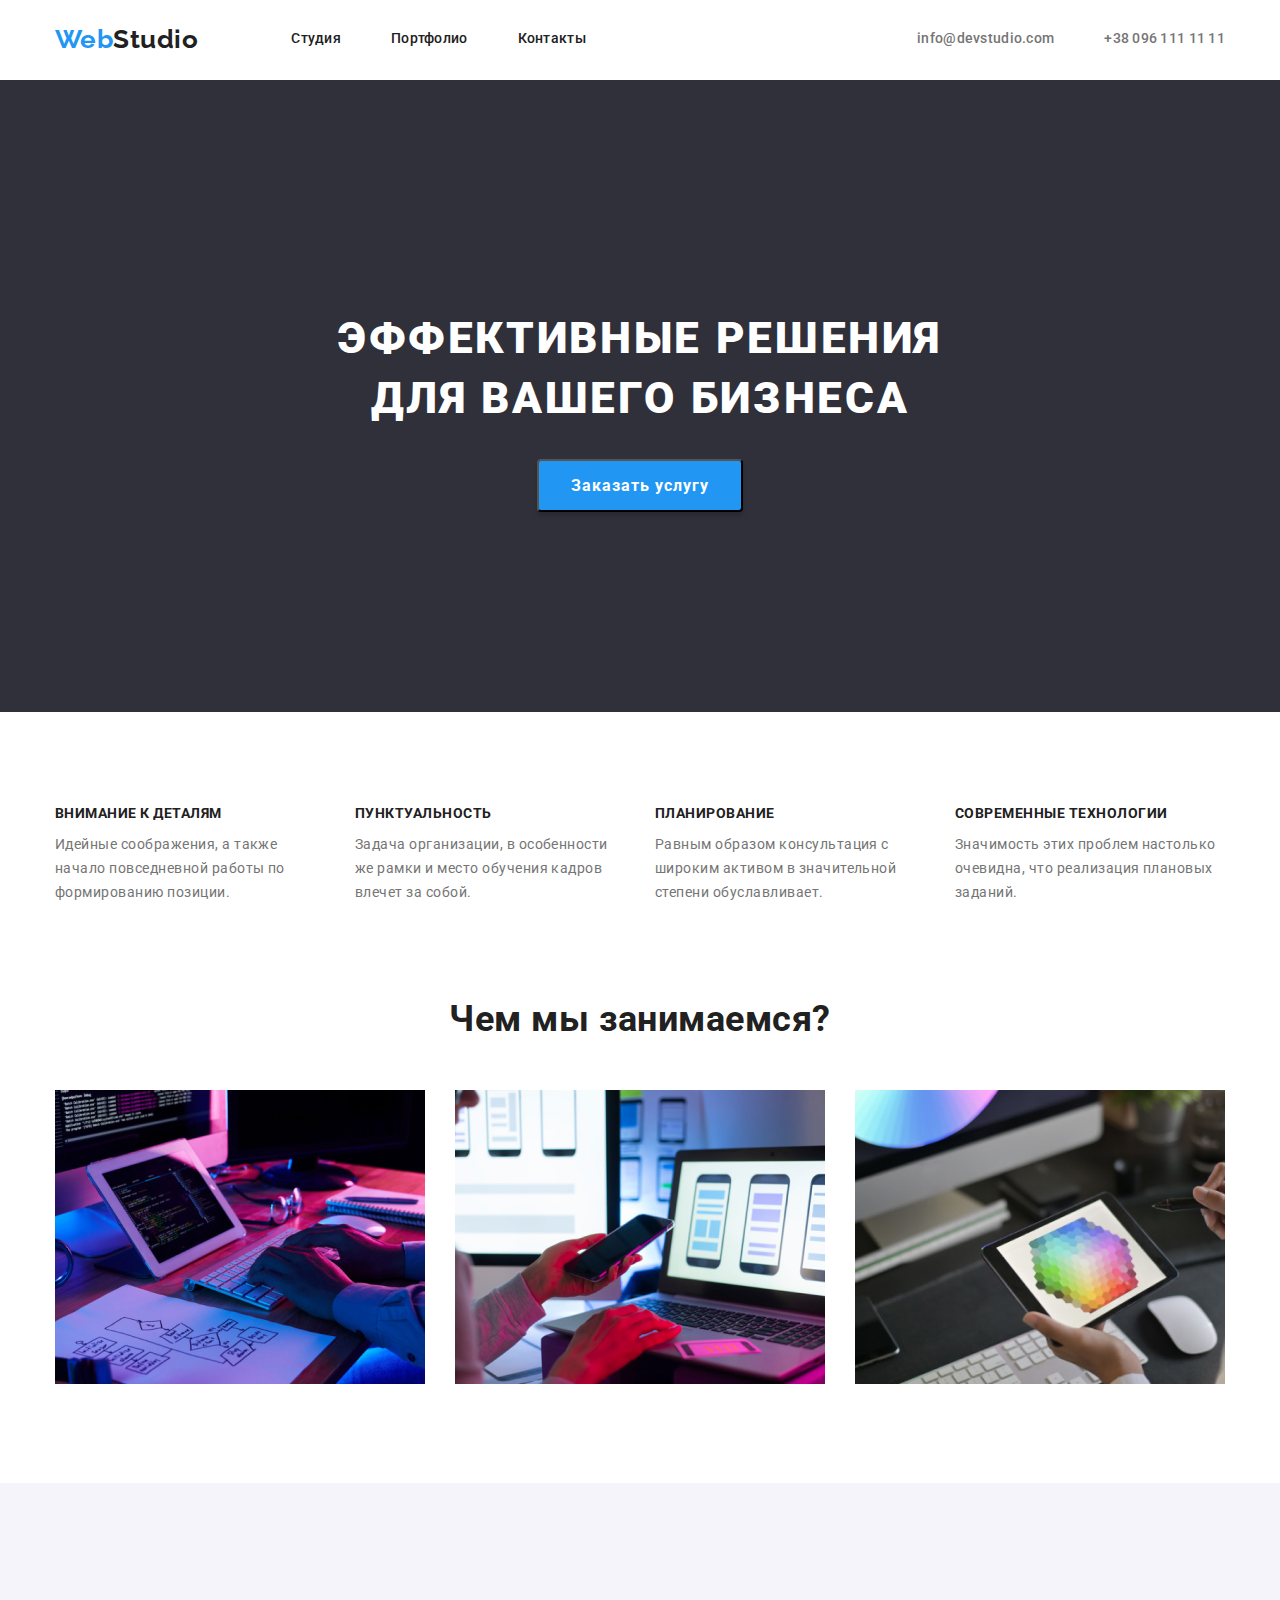
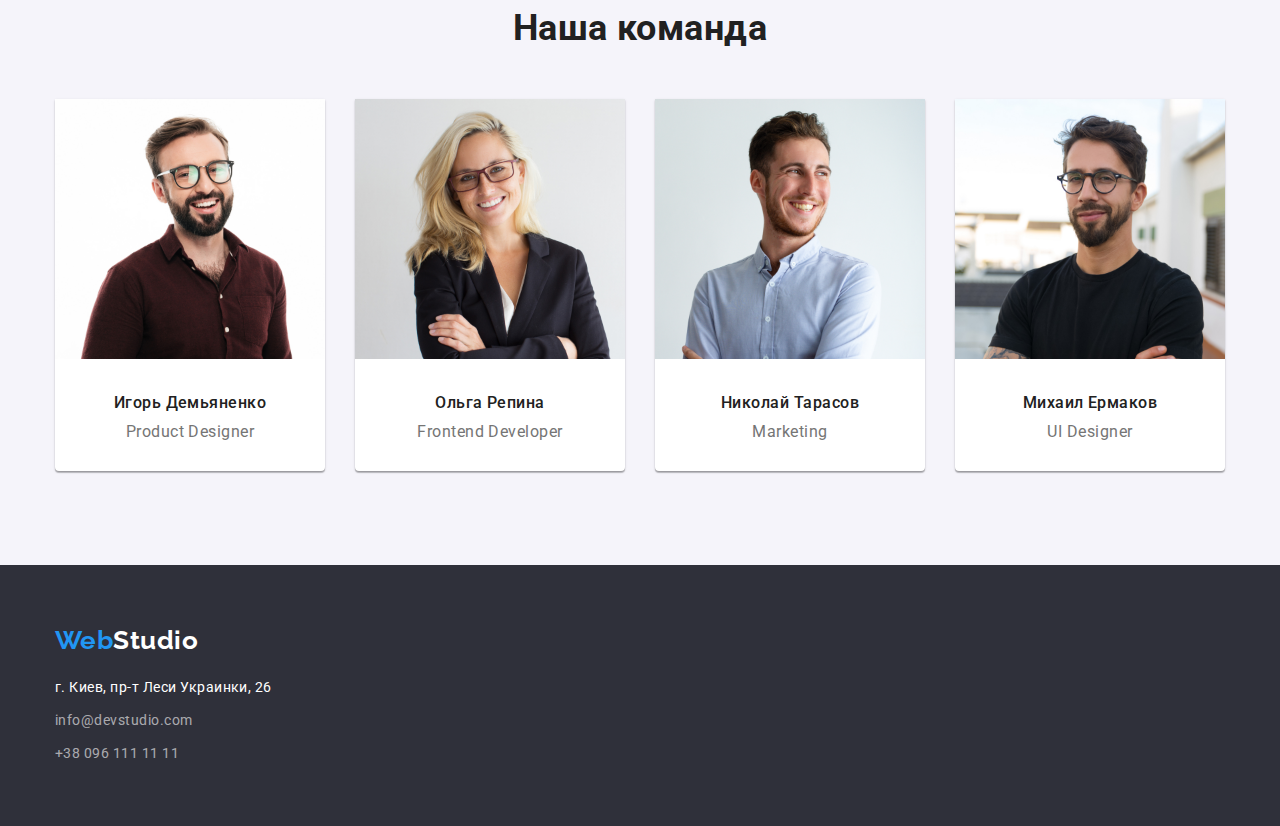
<file: index.html>
<!DOCTYPE html>
<html lang="ru">
<head>
    <meta charset="UTF-8">
    <meta name="viewport" content="width=device-width, initial-scale=1.0">
    <title>Главная</title>
    <link rel="preconnect" href="https://fonts.gstatic.com">
    <link
        href="https://fonts.googleapis.com/css2?family=Raleway:wght@500;700&family=Roboto:wght@400;500;700;900&display=swap"
        rel="stylesheet">
    <link rel="stylesheet" href="./css/modern-normalize.css">
    <link rel="stylesheet" href="./css/styles.css">
    <link rel="stylesheet" href="./css/variables.css">
</head>
<body>
    <header class="header">
                <nav class="container section-header">
                    <a class="link-logo" href="#"><span class="link-web">Web</span>Studio</a>
                    <ul class="link-nav">
                        <li class="item">
                            <a href="#">Студия</a>
                        </li>
                        <li class="item">
                            <a href="./portfolio.html">Портфолио</a>
                        </li>
                        <li class="item">
                            <a href="#contacts">Контакты</a>
                        </li>
                    </ul>
                    <ul class="link-contacts">
                        <li class="item">
                            <a href="mailto:info@devstudio.com">info@devstudio.com</a>
                        </li>
                        <li class="item">
                            <a href="tel:+380961111111">+38 096 111 11 11</a>
                        </li>
                    </ul>
                </nav>
    </header>
    <main>
        <section class="hero">
            <div class="container section-hero">
                <h1>Эффективные решения для вашего бизнеса</h1>
                <button class="order-btn">Заказать услугу</button>
            </div>
        </section>
        <section>
            <div class="container section-features">
                <h2 class="visually-hidden">Направления развития бизнеса</h2>
                <ul class="feachers-list">
                    <li class="feachers-item">
                        <h3 class="title-feachers">Внимание к деталям</h3>
                        <p class="feachers">Идейные соображения, а также начало повседневной работы по формированию позиции.</p>
                    </li>
                    <li class="feachers-item">
                        <h3 class="title-feachers">Пунктуальность</h3>
                        <p class="feachers">Задача организации, в особенности же рамки и место обучения кадров влечет за собой.</p>
                    </li>
                    <li class="feachers-item">
                        <h3 class="title-feachers">Планирование</h3>
                        <p class="feachers">Равным образом консультация с широким активом в значительной степени обуславливает.</p>
                    </li>
                    <li class="feachers-item">
                        <h3 class="title-feachers">Современные технологии</h3>
                        <p class="feachers">Значимость этих проблем настолько очевидна, что реализация плановых заданий.</p>
                    </li>
                </ul>
            </div>
        </section>
        <section class="activities">
           <div class="container section-activities">
                <h2 class="title-activities">Чем мы занимаемся?</h2>
                <ul class="list-activities">
                    <li class="item-activities">
                        <img src="images/web.jpg" alt="Вёрстка сайтов" width="370">
                    </li>
                    <li class="item-activities">
                        <img src="images/mobile-app.jpg" alt="Мобильные приложения" width="370">
                    </li>
                    <li class="item-activities">
                        <img src="images/color-design.jpg" alt="Дизайн" width="370">
                    </li>
                </ul>
           </div>
        </section>
        <section class="team">
          <div class="container section-team">
                <h2 class="title-team">Наша команда</h2>
                <ul class="list-team">
                    <li class="item-team">
                        <img src="images/igor.jpg" alt="Игорь Демьяненко" width="270">
                        <h3 class="title-names">Игорь Демьяненко</h3>
                        <p class="text-professions">Product Designer</p>
                    </li>
                    <li class="item-team">
                        <img src="images/olga.jpg" alt="Ольга Репина" width="270">
                        <h3 class="title-names">Ольга Репина</h3>
                        <p class="text-professions">Frontend Developer</p>
                    </li>
                    <li class="item-team">
                        <img src="images/nikolai.jpg" alt="Николай Тарасов" width="270">
                        <h3 class="title-names">Николай Тарасов</h3>
                        <p class="text-professions">Marketing</p>
                    </li>
                    <li class="item-team">
                        <img src="images/mihail.jpg" alt="Михаил Ермаков" width="270">
                        <h3 class="title-names">Михаил Ермаков</h3>
                        <p class="text-professions">UI Designer</p>
                    </li>
                </ul>
          </div>
        </section>
    </main>
    <footer class="footer">
        <div class="container section-footer">
            <a class="link-logo-down" href="#"><span class="link-web">Web</span>Studio</a>
            <address id="contacts">
                <ul>
                    <li><a class="footer-address" href="https://goo.gl/maps/QoUvrbmvHfTvnBRbA">г. Киев, пр-т Леси Украинки, 26</a>
                    </li>
                    <li><a class="footer-contacts mail" href="mailto:info@devstudio.com">info@devstudio.com</a></li>
                    <li><a class="footer-contacts" href="tel:+380961111111">+38 096 111 11 11</a></li>
                </ul>
            </address>
        </div> 
    </footer>
</body>
</html>
</file>
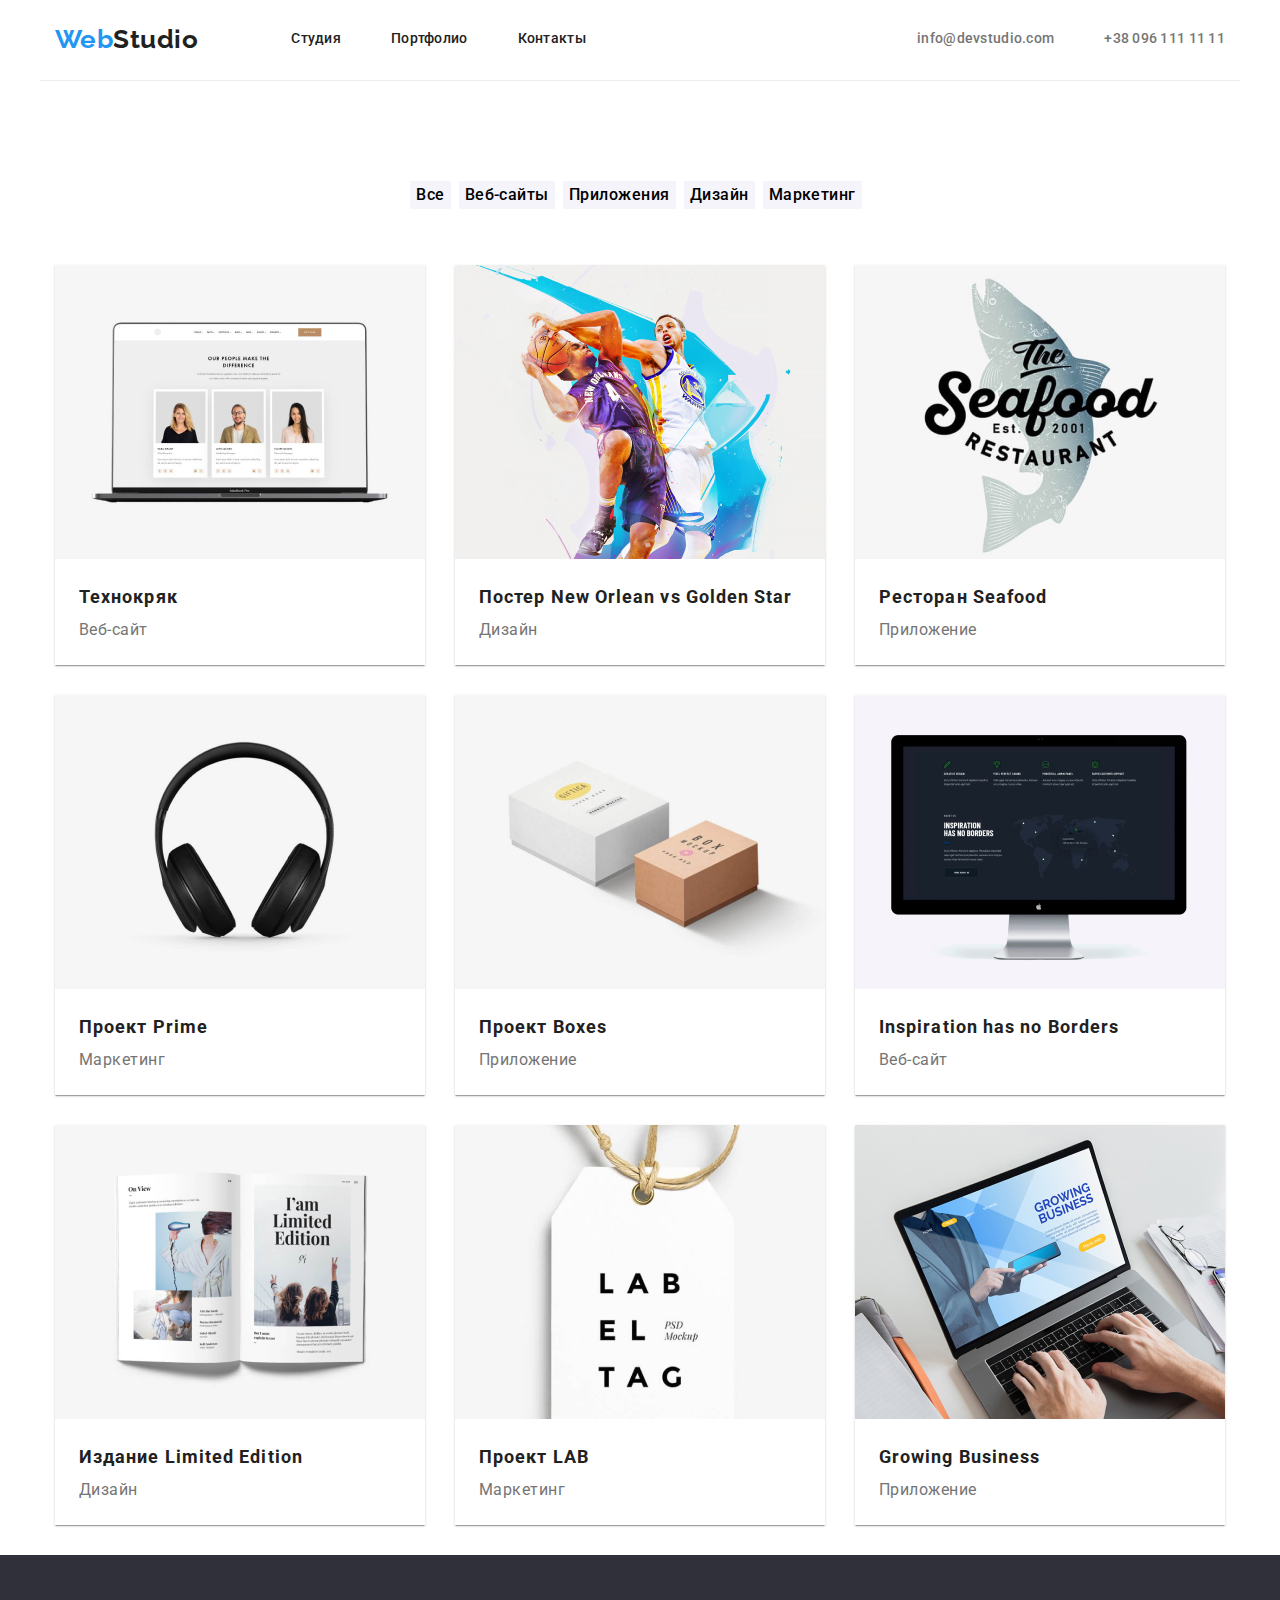
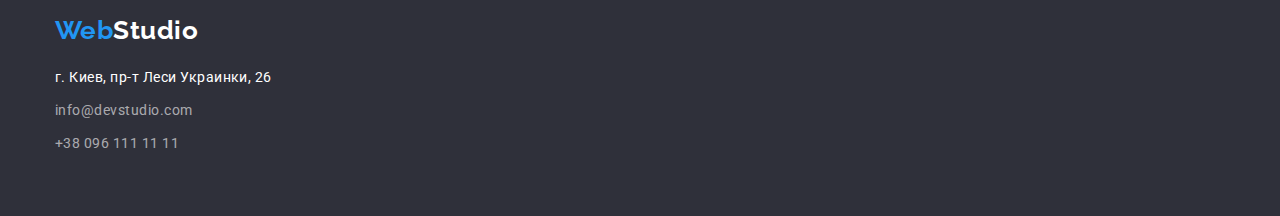
<file: portfolio.html>
<!DOCTYPE html>
<html lang="ru">
<head>
    <meta charset="UTF-8">
    <meta name="viewport" content="width=device-width, initial-scale=1.0">
    <title>Портфолио</title>
    <link rel="preconnect" href="https://fonts.gstatic.com">
    <link
        href="https://fonts.googleapis.com/css2?family=Raleway:wght@500;700&family=Roboto:wght@400;500;700;900&display=swap"
        rel="stylesheet">
    <link rel="stylesheet" href="./css/modern-normalize.css">
    <link rel="stylesheet" href="./css/styles.css">
    <link rel="stylesheet" href="./css/variables.css">
</head>
<body>
        <header class="header portfolio-header">
            <nav class="container section-header">
                <a class="link-logo" href="#"><span class="link-web">Web</span>Studio</a>
                <ul class="link-nav">
                    <li class="item">
                        <a href="./index.html">Студия</a>
                    </li>
                    <li class="item">
                        <a href="./portfolio.html">Портфолио</a>
                    </li>
                    <li class="item">
                        <a href="#contacts">Контакты</a>
                    </li>
                </ul>
                <ul class="link-contacts">
                    <li class="item">
                        <a href="mailto:info@devstudio.com">info@devstudio.com</a>
                    </li>
                    <li class="item">
                        <a href="tel:+380961111111">+38 096 111 11 11</a>
                    </li>
                </ul>
            </nav>
        </header>
    <main>
<section>
    <h1 class="visually-hidden">Портфолио</h1>
    <ul class="container list-btn">
        <li><button class="portfolio-btn">Все</button></li>
        <li><button class="portfolio-btn">Веб-сайты</button></li>
        <li><button class="portfolio-btn">Приложения</button></li>
        <li><button class="portfolio-btn">Дизайн</button></li>
        <li><button class="portfolio-btn">Маркетинг</button></li>
    </ul>
</section>
<section>
    <ul class="container flex-container">
        <li class="flex-element">
            <div class="thumb">
                <img src="images/portfolio1.jpg" alt="Технокряк" width="370">
            </div>
            <div class="card-content">
                <h2 class="title-item">Технокряк</h2>
                <p class="item-discription">Веб-сайт</p>
            </div>
        </li>

        <li class="flex-element">
            <div class="thumb">
                <img src="images/portfolio2.jpg" alt="Постер New Orlean vs Golden Star" width="370">
            </div>
            <div class="card-content">
                <h2 class="title-item">Постер New Orlean vs Golden Star</h2>
                <p class="item-discription">Дизайн</p>
            </div>
        </li>

        <li class="flex-element">
            <div class="thumb">
                <img src="images/portfolio3.jpg" alt="Ресторан Seafood" width="370">
            </div>
            <div class="card-content">
                <h2 class="title-item">Ресторан Seafood</h2>
                <p class="item-discription">Приложение</p>
            </div>
        </li>

        <li class="flex-element">
            <div class="thumb">
                <img src="images/portfolio4.jpg" alt="Проект Prime" width="370">
            </div>
            <div class="card-content">
                <h2 class="title-item">Проект Prime</h2>
                <p class="item-discription">Маркетинг</p>
            </div>       
        </li>

        <li class="flex-element">
            <div class="thumb">
                <img src="images/portfolio5.jpg" alt="Проект Boxes" width="370">
            </div>
            <div class="card-content">
                 <h2 class="title-item">Проект Boxes</h2>
                <p class="item-discription">Приложение</p>
            </div>
        </li>

        <li class="flex-element">
            <div class="thumb">
                <img src="images/portfolio6.jpg" alt="Inspiration has no Borders" width="370">
            </div>
            <div class="card-content">
                <h2 class="title-item">Inspiration has no Borders</h2>
                <p class="item-discription">Веб-сайт</p>
            </div>
        </li>

        <li class="flex-element">
            <div class="thumb">
                <img src="images/portfolio7.jpg" alt="Издание Limited Edition" width="370">
            </div>
            <div class="card-content">
                <h2 class="title-item">Издание Limited Edition</h2>
                <p class="item-discription">Дизайн</p>
            </div>
            
        </li>

        <li class="flex-element">
            <div class="thumb">
                <img src="images/portfolio8.jpg" alt="Проект LAB" width="370">
            </div>
            <div class="card-content">
                <h2 class="title-item">Проект LAB</h2>
                <p class="item-discription">Маркетинг</p>
            </div> 
        </li>

        <li class="flex-element">
            <div class="thumb">
                <img src="images/portfolio9.jpg" alt="Growing Business" width="370">
            </div>
            <div class="card-content">
                <h2 class="title-item">Growing Business</h2>
                <p class="item-discription">Приложение</p>
            </div> 
        </li>
    </ul>
</section>
    </main>
    <footer class="footer">
        <div class="container section-footer">
            <a class="link-logo-down" href="#"><span class="link-web">Web</span>Studio</a>
            <address id="contacts">
                <ul>
                    <li><a class="footer-address" href="https://goo.gl/maps/QoUvrbmvHfTvnBRbA">г. Киев, пр-т Леси Украинки,
                            26</a>
                    </li>
                    <li><a class="footer-contacts mail" href="mailto:info@devstudio.com">info@devstudio.com</a></li>
                    <li><a class="footer-contacts" href="tel:+380961111111">+38 096 111 11 11</a></li>
                </ul>
            </address>
        </div>
    </footer>
</body>
</html>
</file>
<file: css/styles.css>
body {
  background-color: var(--light-background);
  font-family: 'Roboto', sans-serif;
  font-style: normal;
  color: var(--dark-text);
  letter-spacing: 0.03em;
}
ul {
  list-style: none;
  padding: 0;
  margin: 0;
}
.container {
  margin-left: auto;
  margin-right: auto;
  width: 1200px;
  /* outline: 2px solid tomato; */
  padding-left: 15px;
  padding-right: 15px;
}
.section-header {
  padding-top: 24px;
  padding-bottom: 25px;
}
.link-logo {
  font-family: Raleway;
  font-weight: 700;
  font-size: 26px;
  line-height: 1.19;
  color: var(--dark-text);
}
.link-web {
  color: var(--accent);
}
.link-nav {
  color: var(--dark-text);
  font-weight: 500;
  font-size: 14px;
  line-height: 1.14;
  letter-spacing: 0.02em;
}
.link-nav a {
  color: inherit;
}
.link-nav a:hover,
.link-nav a:focus {
  color: var(--accent);
}
.link-nav {
  display: flex;
  margin-left: 93px;
}
.link-nav .item:not(:last-child) {
  margin-right: 50px;
}
.link-contacts {
  color: var(--main-text);
  font-weight: 500;
  font-size: 14px;
  line-height: 1.14;
  letter-spacing: 0.02em;
}
.link-contacts {
  display: flex;
  margin-left: auto;
}
.link-contacts .item + .item {
  margin-left: 50px;
}
.link-contacts a {
  color: inherit;
  font-family: Roboto;
}
.link-contacts a:hover,
.link-contacts a:focus {
  color: var(--accent);
}
.section-header {
  display: flex;
  align-items: center;
}
.hero {
  color: var(--light-text);
  background-color: var(--background-dark);
  text-align: center;
}
.section-hero {
  padding-top: 200px;
  padding-bottom: 200px;
}
.hero h1 {
  font-weight: 900;
  font-size: 44px;
  line-height: 1.36;
  padding-left: 237px;
  padding-right: 237px;
  text-align: center;
  letter-spacing: 0.06em;
  text-transform: uppercase;
}
.order-btn {
  color: currentColor;
  background-color: var(--accent);
  font-family: inherit;
  font-weight: 700;
  font-size: 16px;
  line-height: 1.86;
  cursor: pointer;
  letter-spacing: 0.06em;
  display: flex;
  align-items: center;
  text-align: center;
  box-shadow: 0px 4px 4px var(--background-dark15);
  border-radius: 4px;
  padding: 10px 32px;
  min-width: 200px;
  margin-left: auto;
  margin-right: auto;
}

.visually-hidden {
  position: absolute;
  width: 1px;
  height: 1px;
  margin: -1px;
  border: 0;
  padding: 0;

  white-space: nowrap;
  clip-path: inset(100%);
  clip: rect(0 0 0 0);
  overflow: hidden;
}
.title-feachers {
  font-weight: 700;
  font-size: 14px;
  line-height: 1.14;
  text-transform: uppercase;
  margin-bottom: 10px;
  margin-top: 0;
}
.section-features {
  padding-top: 94px;
}
.feachers {
  color: var(--main-text);
  font-weight: 400;
  font-size: 14px;
  line-height: 24px;
  margin-bottom: 0;
  margin-top: 0;
}
.feachers-list {
  display: flex;
}
.feachers-item:not(:last-child) {
  margin-right: 30px;
}
.feachers-item {
  width: 270px;
}
.section-activities {
  padding-top: 94px;
  padding-bottom: 94px;
}
.title-activities {
  font-weight: 700;
  font-size: 36px;
  line-height: 1.17;
  text-align: center;
  padding: 0;
  margin: 0;
  padding-bottom: 50px;
}
.list-activities {
  display: flex;
}
.item-activities:not(:last-child) {
  margin-right: 30px;
}
.team {
  background-color: var(--middle-background);
}
.list-team {
  display: flex;
}
.item-team {
  box-shadow: var(--shadow-team);
  border-radius: 0px 0px 4px 4px;
  background-color: var(--light-text);
}
.item-team:not(:last-child) {
  margin-right: 30px;
}
.section-team {
  padding-top: 94px;
  padding-bottom: 94px;
}
.title-team {
  font-weight: 700;
  font-size: 36px;
  line-height: 1.17;
  text-align: center;
  padding: 0;
  margin-bottom: 50px;
}
.title-names {
  font-weight: 500;
  font-size: 16px;
  line-height: 1.19;
  text-align: center;
  padding-top: 30px;
  margin: 0;
}
.text-professions {
  color: var(--main-text);
  font-weight: 400;
  font-size: 16px;
  line-height: 1.19;
  text-align: center;
  padding-top: 10px;
  padding-bottom: 30px;
  margin: 0;
}
.link-logo-down {
  display: block;
  margin-bottom: 20px;
  font-family: Raleway;
  font-weight: 700;
  font-size: 26px;
  line-height: 1.19;
  color: var(--light-text);
}
.footer {
  background-color: var(--background-dark);
}
.section-footer {
  padding-top: 60px;
  padding-bottom: 60px;
}
.footer-address {
  display: block;
  margin-bottom: 9px;
  color: var(--light-text);
  font-weight: 400;
  font-size: 14px;
  line-height: 1.71;
}
.mail {
  display: block;
  margin-bottom: 9px;
}
.footer-contacts {
  color: var(--light-text-op60);
  font-weight: 400;
  font-size: 14px;
  line-height: 1.71;
}

/* ===== Портфолио ===== */
.portfolio-header .section-header {
  border-bottom: 1px solid var(--border-bottom);
}
.list-btn {
  display: flex;
  justify-content: center;
  padding-top: 100px;
  padding-bottom: 56px;
}
.flex-container {
  display: flex;
  flex-wrap: wrap;
  /* background-color: var(--middle-background); */
}
.flex-element {
  flex-basis: (calc(100% - 60px) / 3);
  margin-right: 30px;
  margin-bottom: 30px;
  box-shadow: var(--box-shadow);
}
.flex-element:nth-child(3n) {
  margin-right: 0;
}
.flex-element:nth-last-child() {
  margin-bottom: 0px;
}
.thumb img {
  display: block;
  max-width: 100%;
  height: auto;
}
.card-content {
  padding: 20px 24px;
}
.portfolio-btn {
  margin-right: 8px;
  background-color: var(--middle-background);
  font-family: inherit;
  border: none;
  font-weight: 500;
  font-size: 16px;
  line-height: 26px;
  text-align: center;
  letter-spacing: 0.03em;
}
.portfolio-btn:hover,
.portfolio-btn:focus {
  color: var(--light-text);
  background-color: var(--accent);
  font-weight: 500;
  font-size: 16px;
  line-height: 1.63;
  text-align: center;
  letter-spacing: 0.03em;
}
.title-item {
  font-weight: 700;
  font-size: 18px;
  line-height: 2;
  letter-spacing: 0.06em;
  padding: 0;
  margin: 0;
}
.item-discription {
  color: var(--main-text);
  font-weight: normal;
  font-size: 16px;
  line-height: 1.88;
  padding: 0;
  margin: 0;
}
</file>
<file: css/variables.css>
:root {
  --light-text: rgba(255, 255, 255, 1);
  --light-background: rgba(255, 255, 255, 1);
  --middle-background:rgba(245, 244, 250, 1);
  --dark-text: rgba(33, 33, 33, 1);
  --main-text: rgba(117, 117, 117, 1);
  --accent: rgba(33, 150, 243, 1);
  --light-text-op60: rgba(255, 255, 255, 0.6);
  --background-dark: rgba(47, 48, 58, 1);
  --background-dark15: rgba(0, 0, 0, 0.15);
  --shadow-team: 0px 1px 3px rgba(0, 0, 0, 0.12), 0px 1px 1px rgba(0, 0, 0, 0.14),
    0px 2px 1px rgba(0, 0, 0, 0.2);
  --box-shadow: 0px 2px 1px -1px rgba(0, 0, 0, 0.2),
    0px 1px 1px 0px rgba(0, 0, 0, 0.14), 0px 1px 3px 0px rgba(0, 0, 0, 0.12);
  --border-bottom: rgba(236, 236, 236, 1);
}
</file>
